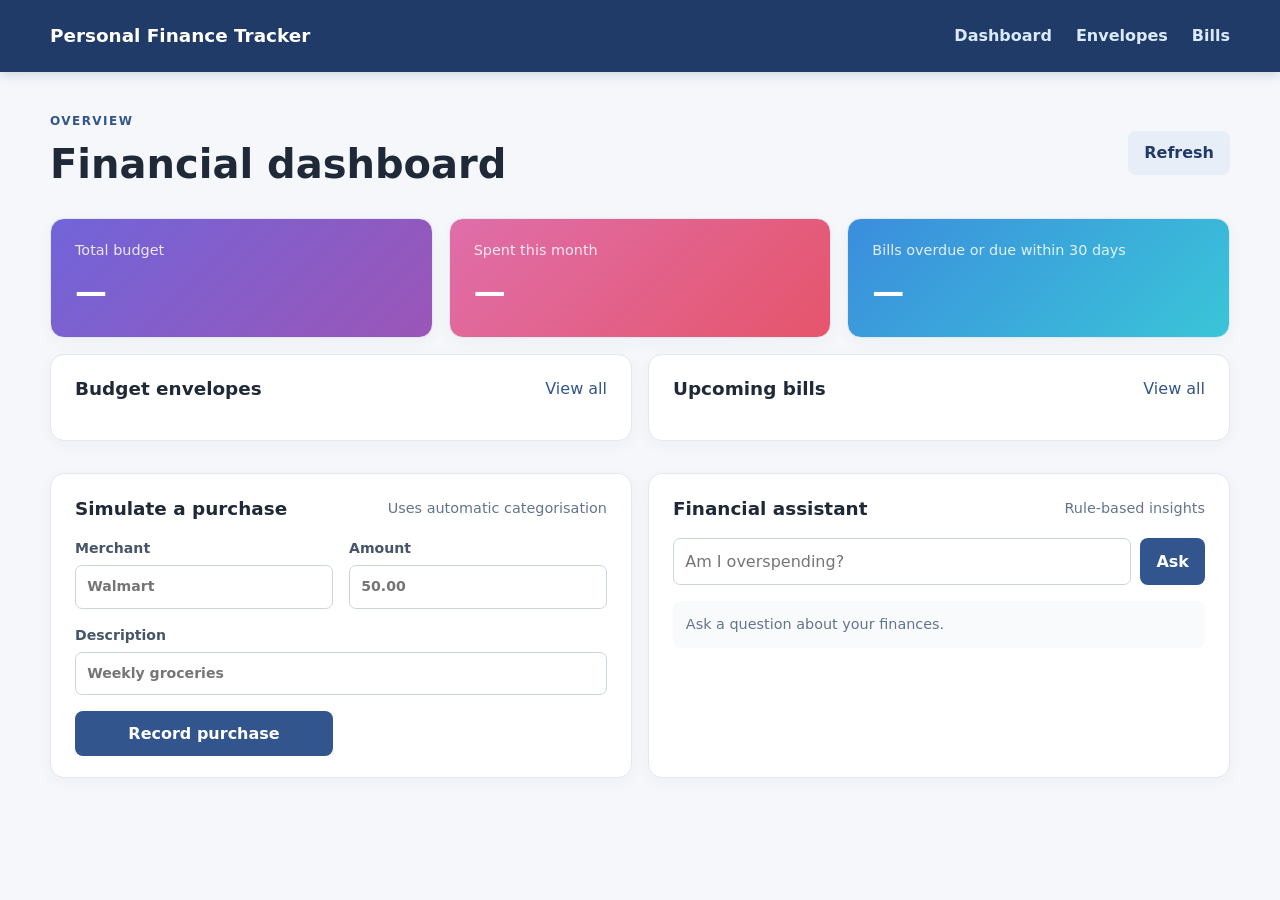
<file: ui/index.html>
<!doctype html>
<html lang="en">
<head>
    <meta charset="utf-8">
    <meta name="viewport" content="width=device-width, initial-scale=1">
    <title>Personal Finance Tracker</title>
    <link rel="stylesheet" href="styles.css">
</head>
<body>
    <header class="site-header">
        <div class="shell header-inner">
            <a class="brand" href="#dashboard">Personal Finance Tracker</a>
            <nav aria-label="Primary navigation">
                <a href="#dashboard">Dashboard</a>
                <a href="#envelopes">Envelopes</a>
                <a href="#bills">Bills</a>
            </nav>
        </div>
    </header>

    <main class="shell">
        <div id="notification" class="notification" role="status" aria-live="polite"></div>

        <section id="dashboard" class="page-section">
            <div class="page-heading">
                <div><p class="eyebrow">Overview</p><h1>Financial dashboard</h1></div>
                <button class="button secondary" data-action="refresh">Refresh</button>
            </div>
            <div class="stats-grid">
                <article class="stat-card purple"><span>Total budget</span><strong id="total-allocated">—</strong></article>
                <article class="stat-card pink"><span>Spent this month</span><strong id="spent-month">—</strong></article>
                <article class="stat-card blue"><span>Bills overdue or due within 30 days</span><strong id="upcoming-bills">—</strong></article>
            </div>
            <div class="two-column">
                <article class="panel"><div class="panel-heading"><h2>Budget envelopes</h2><a href="#envelopes">View all</a></div><div id="dashboard-envelopes" class="table-wrap"></div></article>
                <article class="panel"><div class="panel-heading"><h2>Upcoming bills</h2><a href="#bills">View all</a></div><div id="dashboard-bills" class="table-wrap"></div></article>
            </div>
            <div class="two-column">
                <article class="panel">
                    <div class="panel-heading"><h2>Simulate a purchase</h2><span class="muted">Uses automatic categorisation</span></div>
                    <form id="purchase-form" class="form-grid"><label>Merchant<input name="merchant" required placeholder="Walmart"></label><label>Amount<input name="amount" type="number" min="0.01" step="0.01" required placeholder="50.00"></label><label class="wide">Description<input name="description" placeholder="Weekly groceries"></label><button class="button" type="submit">Record purchase</button></form>
                </article>
                <article class="panel"><div class="panel-heading"><h2>Financial assistant</h2><span class="muted">Rule-based insights</span></div><form id="question-form" class="question-form"><input name="question" required placeholder="Am I overspending?"><button class="button" type="submit">Ask</button></form><div id="answer" class="answer muted">Ask a question about your finances.</div><div id="insights" class="insights"></div></article>
            </div>
        </section>

        <section id="envelopes" class="page-section">
            <div class="page-heading"><div><p class="eyebrow">Budgeting</p><h1>Envelopes</h1></div><button class="button" data-modal="envelope-modal">+ Add envelope</button></div>
            <article class="panel"><div class="panel-heading"><h2>Your envelopes</h2><button class="button secondary" data-action="rollover">Run monthly rollover</button></div><div id="envelopes-list" class="envelope-grid"></div></article>
        </section>

        <section id="bills" class="page-section">
            <div class="page-heading"><div><p class="eyebrow">Recurring costs</p><h1>Bills & subscriptions</h1></div><button class="button" data-modal="bill-modal">+ Add bill</button></div>
            <article class="panel"><div class="panel-heading"><h2>Active bills</h2><span id="bill-count" class="muted"></span></div><div id="bills-list" class="table-wrap"></div></article>
        </section>
    </main>

    <dialog id="envelope-modal">
        <form id="envelope-form" method="dialog" class="modal-form">
            <button class="close" type="button" data-close>&times;</button><h2>Add envelope</h2>
            <label>Name<input name="name" required placeholder="Groceries"></label>
            <label>Monthly allocation<input name="monthly_allocation" type="number" min="0" step="0.01" required placeholder="500.00"></label>
            <label>Overspend rule<select name="overspend_rule"><option value="stop">Stop at zero</option><option value="borrow">Allow borrowing</option></select></label>
            <div class="form-error" role="alert"></div>
            <button class="button" type="submit">Create envelope</button>
        </form>
    </dialog>
    <dialog id="bill-modal">
        <form id="bill-form" method="dialog" class="modal-form">
            <button class="close" type="button" data-close>&times;</button><h2>Add recurring bill</h2>
            <label>Name<input name="name" required placeholder="Netflix"></label>
            <label>Amount<input name="amount" type="number" min="0.01" step="0.01" required placeholder="15.99"></label>
            <label>Frequency<select name="frequency">
                <option data-max-due-day="31">monthly</option>
                <option data-max-due-day="90">quarterly</option>
                <option data-max-due-day="365">yearly</option>
                <option data-max-due-day="7">weekly</option>
                <option data-max-due-day="14">biweekly</option>
            </select></label>
            <label>Due day<input name="due_day" type="number" min="1" max="31" required placeholder="5" aria-describedby="bill-due-day-range"></label>
            <span id="bill-due-day-range" class="muted">Enter a value from 1 to 31.</span>
            <label>Category<select name="category"><option>utilities</option><option>entertainment</option><option>transportation</option><option>health</option><option>housing</option><option>insurance</option><option>other</option></select></label>
            <div class="form-error" role="alert"></div>
            <button class="button" type="submit">Add bill</button>
        </form>
    </dialog>
    <script src="config.js"></script>
    <script src="app.js"></script>
</body>
</html>
</file>
<file: ui/styles.css>
:root { --ink:#1f2937; --muted:#64748b; --line:#e2e8f0; --brand:#31558c; --brand-dark:#203b67; --surface:#fff; --background:#f5f7fb; }
* { box-sizing:border-box; }
body { margin:0; background:var(--background); color:var(--ink); font:16px/1.5 Inter,ui-sans-serif,system-ui,-apple-system,"Segoe UI",sans-serif; }
a { color:var(--brand); text-decoration:none; } a:hover { text-decoration:underline; }
.shell { width:min(1180px,calc(100% - 2rem)); margin:0 auto; }
.site-header { background:var(--brand-dark); color:#fff; box-shadow:0 2px 12px #203b6733; }
.header-inner { display:flex; align-items:center; justify-content:space-between; gap:2rem; min-height:72px; }
.brand { color:#fff; font-weight:800; font-size:1.15rem; } .brand:hover { text-decoration:none; }
nav { display:flex; gap:1.5rem; } nav a { color:#dbeafe; font-weight:600; }
.page-section { display:none; padding:2.5rem 0; } .page-section.active { display:block; }
.page-heading,.panel-heading { display:flex; align-items:center; justify-content:space-between; gap:1rem; } .page-heading { margin-bottom:1.5rem; }
h1,h2,p { margin-top:0; } h1 { margin-bottom:0; font-size:clamp(1.8rem,4vw,2.5rem); } h2 { margin-bottom:0; font-size:1.15rem; } .eyebrow { margin-bottom:.25rem; color:var(--brand); font-size:.75rem; font-weight:800; letter-spacing:.12em; text-transform:uppercase; }
.muted { color:var(--muted); font-size:.9rem; } .stats-grid,.two-column { display:grid; grid-template-columns:repeat(3,1fr); gap:1rem; margin-bottom:1rem; } .two-column { grid-template-columns:repeat(2,1fr); }
.stat-card,.panel { background:var(--surface); border:1px solid var(--line); border-radius:14px; box-shadow:0 4px 16px #1e293b0a; } .stat-card { padding:1.3rem 1.5rem; color:#fff; } .stat-card span { display:block; opacity:.85; font-size:.9rem; } .stat-card strong { display:block; margin-top:.4rem; font-size:2rem; } .purple { background:linear-gradient(135deg,#7164d9,#9b55b7); } .pink { background:linear-gradient(135deg,#df6eaa,#e6556b); } .blue { background:linear-gradient(135deg,#3b8ddd,#3ac5d8); }
.panel { padding:1.3rem 1.5rem; margin-bottom:1rem; } .panel-heading { margin-bottom:1rem; } .table-wrap { overflow-x:auto; } table { width:100%; border-collapse:collapse; } th,td { padding:.7rem .45rem; border-bottom:1px solid var(--line); text-align:left; white-space:nowrap; } th { color:var(--muted); font-size:.78rem; text-transform:uppercase; letter-spacing:.04em; } .empty { color:var(--muted); padding:1rem 0; }
.button { display:inline-flex; align-items:center; justify-content:center; border:0; border-radius:8px; padding:.65rem 1rem; background:var(--brand); color:#fff; cursor:pointer; font:inherit; font-weight:700; } .button:hover { background:var(--brand-dark); } .button.secondary { background:#e8eef8; color:var(--brand-dark); } .button.danger { background:#c63d4d; } .button.small { padding:.4rem .65rem; font-size:.82rem; }
.form-grid { display:grid; grid-template-columns:1fr 1fr; gap:1rem; } label { display:grid; gap:.35rem; color:#475569; font-size:.88rem; font-weight:700; } input,select { width:100%; border:1px solid #cbd5e1; border-radius:7px; padding:.65rem .7rem; background:#fff; color:var(--ink); font:inherit; } .wide { grid-column:1/-1; } .question-form { display:flex; gap:.6rem; } .answer { margin-top:1rem; padding:.8rem; border-radius:8px; background:#f8fafc; } .insights { margin-top:.8rem; } .insights li { margin:.35rem 0; }
.envelope-grid { display:grid; grid-template-columns:repeat(auto-fit,minmax(250px,1fr)); gap:1rem; } .envelope-card { border:1px solid var(--line); border-radius:10px; padding:1rem; } .envelope-card h3 { margin:.1rem 0 .3rem; } .balance { font-size:1.65rem; font-weight:800; } .progress { height:8px; margin:.8rem 0; background:#e2e8f0; border-radius:99px; overflow:hidden; } .progress span { display:block; height:100%; background:#46b878; } .progress span.over { background:#e05262; }
.notification { position:fixed; top:88px; right:1rem; z-index:5; max-width:360px; padding:.8rem 1rem; border-radius:8px; background:#1f2937; color:#fff; opacity:0; pointer-events:none; transform:translateY(-8px); transition:.2s; } .notification.show { opacity:1; transform:none; } .notification.error { background:#b8324a; }
.form-error { color:#a1263d; overflow-wrap:anywhere; } .form-error:empty { display:none; }
dialog { border:0; border-radius:14px; padding:0; box-shadow:0 20px 70px #0f172a55; width:min(450px,calc(100% - 2rem)); } dialog::backdrop { background:#0f172a88; } .modal-form { display:grid; gap:1rem; padding:1.5rem; } .modal-form h2 { margin-bottom:.2rem; } .close { justify-self:end; border:0; background:transparent; color:var(--muted); font-size:1.8rem; cursor:pointer; line-height:1; }
@media(max-width:700px) { .header-inner,.page-heading { align-items:flex-start; flex-direction:column; padding:1rem 0; } nav { gap:1rem; } .stats-grid,.two-column { grid-template-columns:1fr; } .form-grid { grid-template-columns:1fr; } .wide { grid-column:auto; } .panel { padding:1rem; } }
</file>
